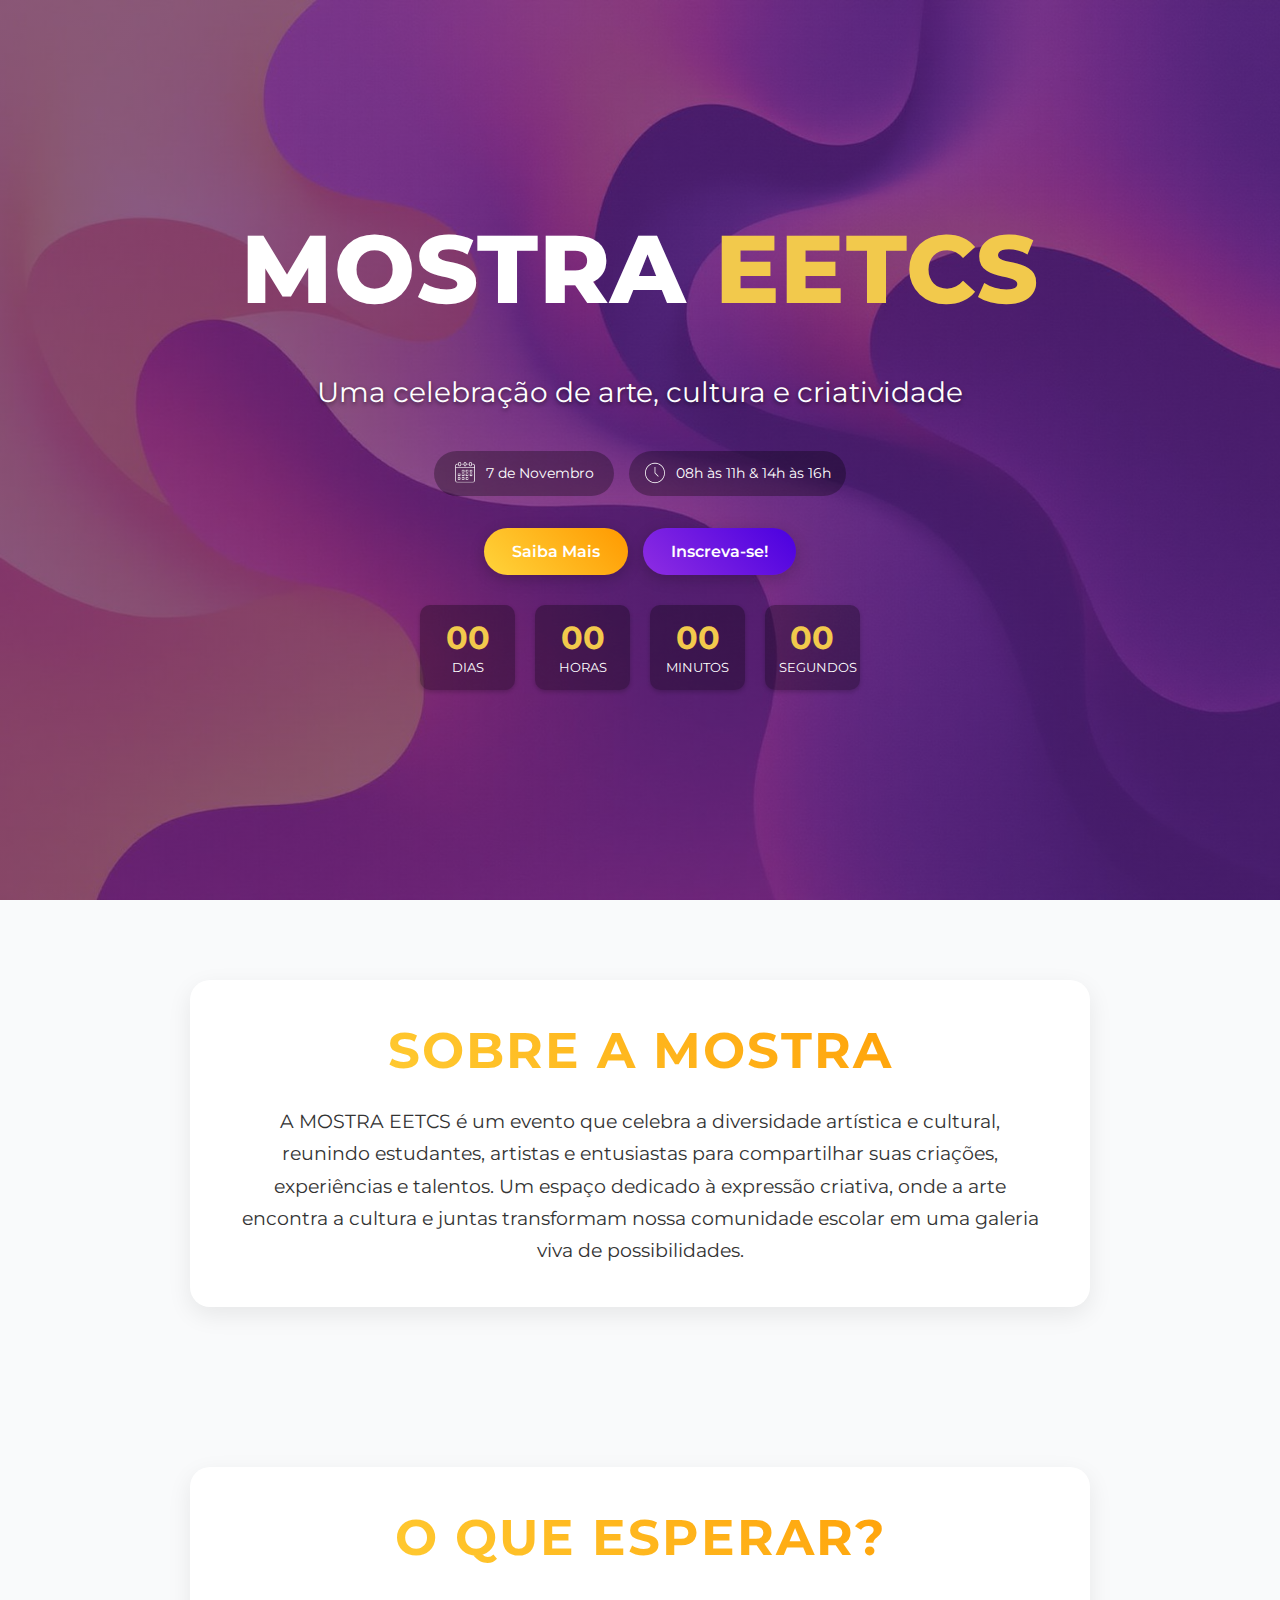
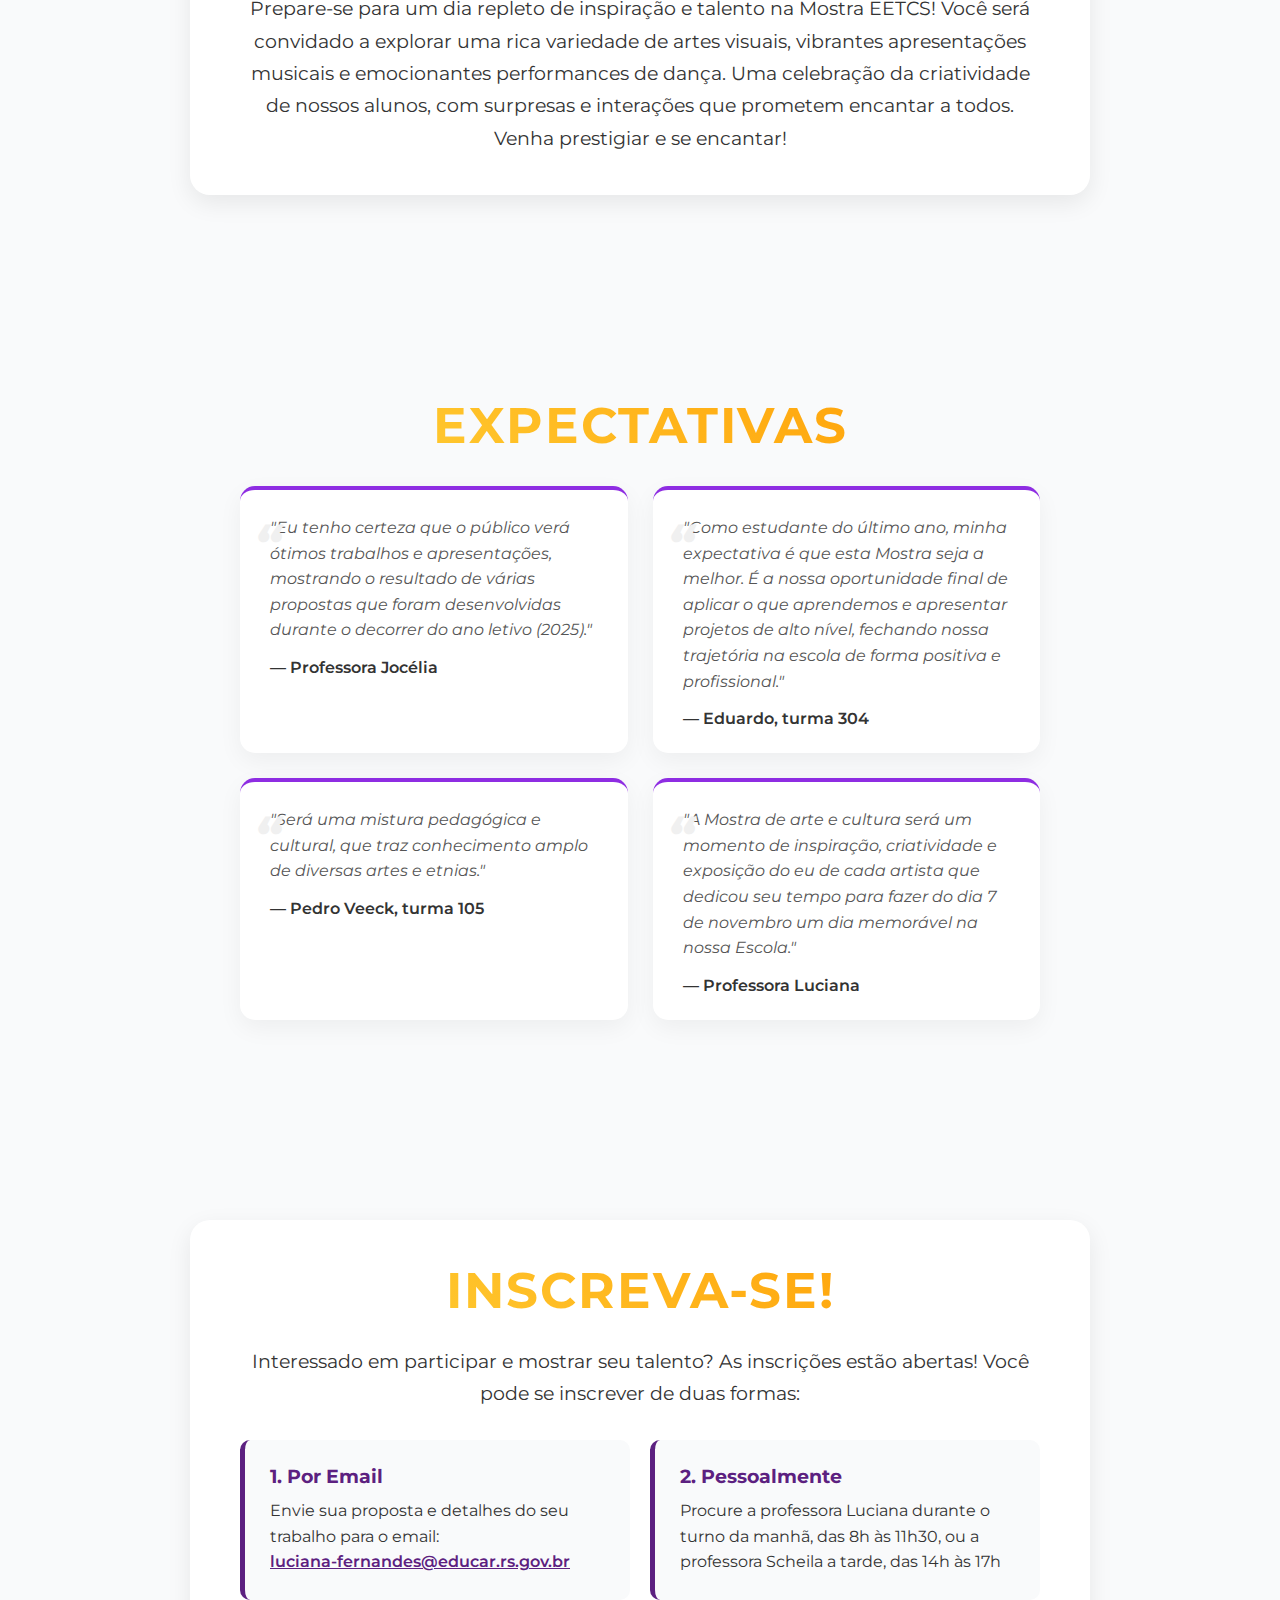
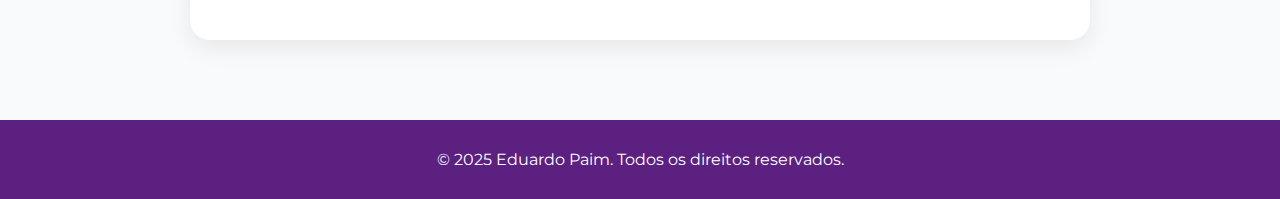
<file: index.html>
<!DOCTYPE html>
<html lang="pt-br">

<head>
  <meta charset="UTF-8">
  <meta name="viewport" content="width=device-width, initial-scale=1.0">
  <link rel="icon" href="imagens/MOSTRA.png">
  <title>MOSTRA DE ARTE E CULTURA EETCS</title>
  <link rel="stylesheet" href="styles/style.css">
  <link rel="preconnect" href="https://fonts.googleapis.com">
  <link rel="preconnect" href="https://fonts.gstatic.com" crossorigin>
  <link href="https://fonts.googleapis.com/css2?family=Montserrat:wght@400;600;700;800&display=swap" rel="stylesheet">
</head>

<body>
  <section class="fundo-inicio">
    <div class="inicio-content">
      <h1 id="mostra"><span>MOSTRA</span> <span class="eetcs-color">EETCS</span></h1>
      <p id="introducao">Uma celebração de arte, cultura e criatividade</p>

      <div class="info-boxes">
        <div class="info-box">
          <img class="icon-img" src="imagens/icons/icon-calendariobranco.png" alt="calendario">
          <span>7 de Novembro</span>
        </div>
        <div class="info-box">
          <img class="icon-img" src="imagens/icons/icon-relogiobranco.png" alt="relogio">
          <span>08h às 11h & 14h às 16h</span>
        </div>
      </div>

      <div class="container-botoes">
        <a href="#sobre-mostra" class="btn btn-saiba">Saiba Mais</a>
        <a href="#inscreva-se" class="btn btn-inscreva">Inscreva-se!</a>
      </div>

      <div id="countdown-container">
        <div class="countdown-box">
          <span id="countdown-dias">00</span>
          <span class="countdown-label">Dias</span>
        </div>
        <div class="countdown-box">
          <span id="countdown-horas">00</span>
          <span class="countdown-label">Horas</span>
        </div>
        <div class="countdown-box">
          <span id="countdown-minutos">00</span>
          <span class="countdown-label">Minutos</span>
        </div>
        <div class="countdown-box" id="countdown-segundos-box">
          <span id="countdown-segundos">00</span>
          <span class="countdown-label">Segundos</span>
        </div>
      </div>
    </div>
  </section>

  <main>
    <section id="sobre-mostra" class="section-container">
      <div class="section-content">
        <h2 class="section-title">Sobre a Mostra</h2>
        <p class="section-text">A MOSTRA EETCS é um evento que celebra a diversidade artística e cultural, reunindo
          estudantes, artistas e entusiastas para compartilhar suas criações, experiências e talentos. Um espaço
          dedicado à expressão criativa, onde a arte encontra a cultura e juntas transformam nossa comunidade escolar em
          uma galeria viva de possibilidades.</p>
      </div>
    </section>

    <section id="o-que-esperar" class="section-container">
      <div class="section-content">
        <h2 class="section-title">O que esperar?</h2>
        <p class="section-text">Prepare-se para um dia repleto de inspiração e talento na Mostra EETCS! Você será
          convidado a explorar uma rica variedade de artes visuais, vibrantes apresentações musicais e emocionantes
          performances de dança. Uma celebração da criatividade de nossos alunos, com surpresas e interações que
          prometem encantar a todos. Venha prestigiar e se encantar!</p>
      </div>
    </section>

    <section id="expectativas" class="section-container">
      <div class="section-content">
        <h2 class="section-title">Expectativas</h2>

        <div class="avaliacoes-grid">

          <div class="depoimento-card">
            <blockquote>ㅤㅤ"Eu tenho certeza que o público verá ótimos trabalhos e apresentações, mostrando o resultado de várias propostas que foram desenvolvidas durante o decorrer do ano letivo (2025)."</blockquote>
            <cite>— Professora Jocélia</cite>
          </div>

          <div class="depoimento-card">
            <blockquote>ㅤㅤ"Como estudante do último ano, minha expectativa é que esta Mostra seja a melhor. É a nossa
              oportunidade final de aplicar o que aprendemos e apresentar projetos de alto nível, fechando nossa
              trajetória na escola de forma positiva e profissional."</blockquote>
            <cite>— Eduardo, turma 304</cite>
          </div>

          <div class="depoimento-card">
            <blockquote>ㅤㅤ"Será uma mistura pedagógica e cultural, que traz conhecimento amplo de diversas artes e
              etnias."</blockquote>
            <cite>— Pedro Veeck, turma 105</cite>
          </div>

          <div class="depoimento-card">
            <blockquote>ㅤㅤ"A Mostra de arte e cultura será um momento de inspiração, criatividade e exposição do eu de cada artista que dedicou seu tempo para fazer do dia 7 de novembro um dia memorável na nossa Escola."</blockquote>
            <cite>— Professora Luciana</cite>
          </div>

        </div>
      </div>
    </section>

    <section id="inscreva-se" class="section-container">
      <div class="section-content">
        <h2 class="section-title">Inscreva-se!</h2>
        <p class="section-text">
          Interessado em participar e mostrar seu talento? As inscrições estão abertas!
          Você pode se inscrever de duas formas:
        </p>

        <div class="opcoes-inscricao">
          <div class="opcao">
            <h3>1. Por Email</h3>
            <p>Envie sua proposta e detalhes do seu trabalho para o email:<br>
              <a href="mailto:luciana-fernandes@educar.rs.gov.br?subject=Inscrição%20Mostra%20EETCS" class="link-inscricao">luciana-fernandes@educar.rs.gov.br</a>
            </p>
          </div>
          <div class="opcao">
            <h3>2. Pessoalmente</h3>
            <p>Procure a professora Luciana durante o turno da manhã, das 8h às 11h30, ou a professora Scheila a tarde, das 14h às 17h</p>
          </div>
        </div>

      </div>
    </section>

  </main>

  <footer class="main-footer">
    <div class="footer-content">
      <p class="footer-info">© 2025 Eduardo Paim. Todos os direitos reservados.</p>
    </div>
  </footer>

  <script>

    const dataAlvo = new Date(2025, 10, 7, 8, 0, 0).getTime();


    const x = setInterval(function() {


      const agora = new Date().getTime();


      const distancia = dataAlvo - agora;


      const dias = Math.floor(distancia / (1000 * 60 * 60 * 24));
      const horas = Math.floor((distancia % (1000 * 60 * 60 * 24)) / (1000 * 60 * 60));
      const minutos = Math.floor((distancia % (1000 * 60 * 60)) / (1000 * 60));
      const segundos = Math.floor((distancia % (1000 * 60)) / 1000);


      const diasStr = dias < 10 ? "0" + dias : dias;
      const horasStr = horas < 10 ? "0" + horas : horas;
      const minutosStr = minutos < 10 ? "0" + minutos : minutos;
      const segundosStr = segundos < 10 ? "0" + segundos : segundos;


      const elDias = document.getElementById("countdown-dias");
      const elHoras = document.getElementById("countdown-horas");
      const elMinutos = document.getElementById("countdown-minutos");
      const elSegundos = document.getElementById("countdown-segundos");

      if (elDias && elHoras && elMinutos && elSegundos) {
          elDias.innerHTML = diasStr;
          elHoras.innerHTML = horasStr;
          elMinutos.innerHTML = minutosStr;
          elSegundos.innerHTML = segundosStr;
      }


      if (distancia < 0) {
        clearInterval(x); // Para o relógio
        // Substitui o relógio pela mensagem de "Já começou!"
        const container = document.getElementById("countdown-container");
        if(container) {
          container.innerHTML = "<h2 class='evento-acontecendo'>A MOSTRA JÁ COMEÇOU!</h2>";
        }
      }
    }, 1000); // Isso faz a função rodar a cada 1 segundo
  </script>
</body>

</html>
</file>
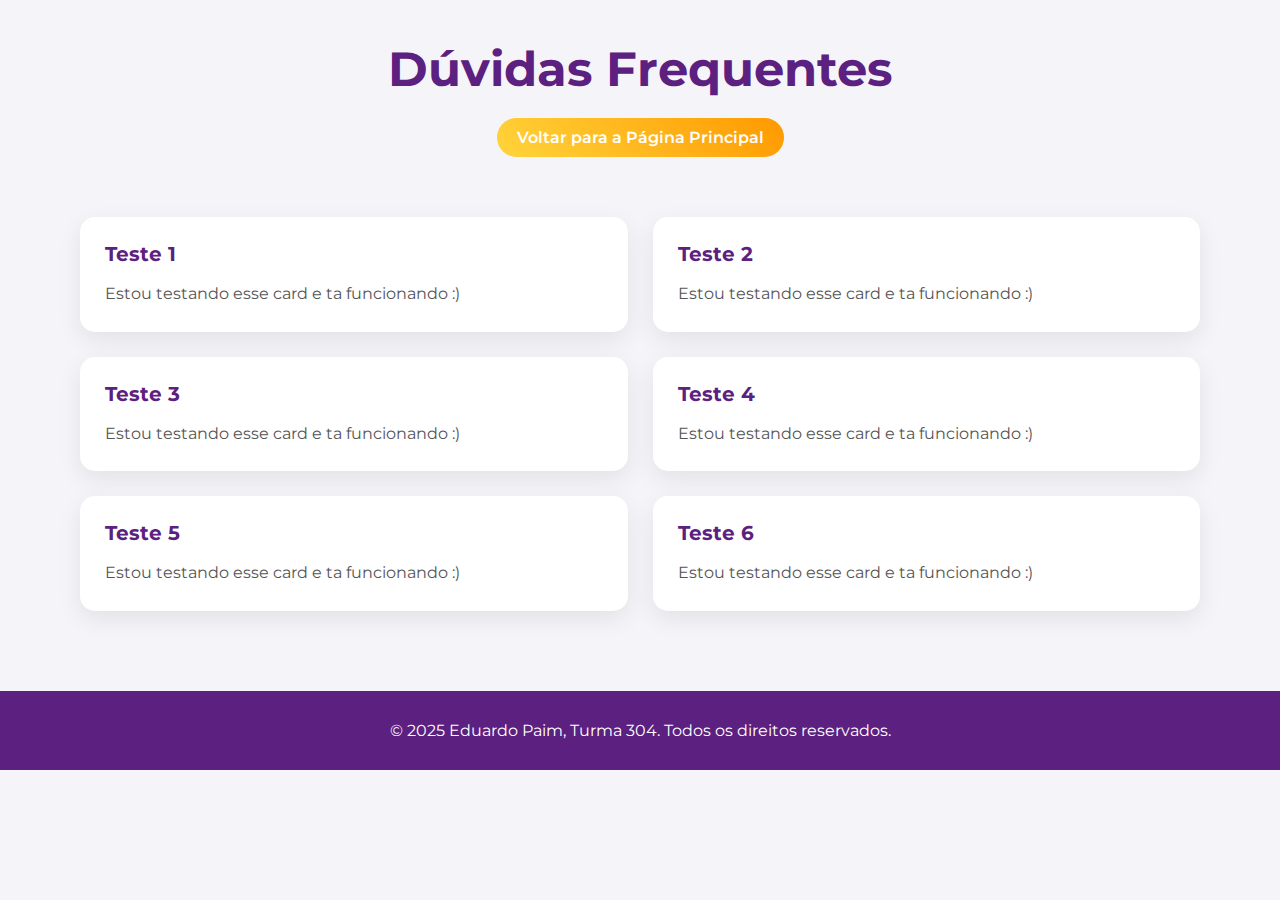
<file: faq.html>
<!DOCTYPE html>
<html lang="pt-br">

<head>
    <meta charset="UTF-8">
    <meta name="viewport" content="width=device-width, initial-scale=1.0">
    <title>Dúvidas Frequentes | MOSTRA EETCS</title>
    <link rel="stylesheet" href="styles/faq.css">
    <link rel="preconnect" href="https://fonts.googleapis.com">
    <link rel="preconnect" href="https://fonts.gstatic" crossorigin>
    <link href="https://fonts.googleapis.com/css2?family=Montserrat:wght@400;600;700;800&display=swap" rel="stylesheet">
</head>

<body>

    <header class="page-header">
        <h1>Dúvidas Frequentes</h1>
        <a href="index.html" class="btn-voltar"> Voltar para a Página Principal</a>
    </header>

    <main class="faq-container">

        <div class="faq-card">
            <h2 class="faq-question">Teste 1</h2>
            <p class="faq-answer">Estou testando esse card e ta funcionando :)</p>
        </div>

        <div class="faq-card">
            <h2 class="faq-question">Teste 2</h2>
            <p class="faq-answer">Estou testando esse card e ta funcionando :)</p>
        </div>

        <div class="faq-card">
            <h2 class="faq-question">Teste 3</h2>
            <p class="faq-answer">Estou testando esse card e ta funcionando :)</p>
        </div>

        <div class="faq-card">
            <h2 class="faq-question">Teste 4</h2>
            <p class="faq-answer">Estou testando esse card e ta funcionando :)</p>
        </div>

        <div class="faq-card">
            <h2 class="faq-question">Teste 5</h2>
            <p class="faq-answer">Estou testando esse card e ta funcionando :)</p>
        </div>

        <div class="faq-card">
            <h2 class="faq-question">Teste 6</h2>
            <p class="faq-answer">Estou testando esse card e ta funcionando :)</p>
        </div>

    </main>

    <footer class="main-footer">
        <div class="footer-content">
            <p class="footer-info">© 2025 Eduardo Paim, Turma 304. Todos os direitos reservados.</p>
        </div>
    </footer>

</body>

</html>
</file>
<file: styles/faq.css>
/* === ESTILOS GLOBAIS PARA A PÁGINA DE FAQ === */
* {
    margin: 0;
    padding: 0;
    box-sizing: border-box;
}

body {
    font-family: 'Montserrat', sans-serif;
    background-color: #f4f4f9;
    color: #333;
}

/* === CABEÇALHO DA PÁGINA === */
.page-header {
    text-align: center;
    padding: 40px 20px 20px 20px;
}

.page-header h1 {
    font-size: clamp(2rem, 8vw, 3rem);
    color: #5c2080;
    margin-bottom: 20px;
}

.btn-voltar {
    display: inline-block;
    background: linear-gradient(45deg, #FFD43B, #FF9900);
    color: #fff;
    padding: 10px 20px;
    border-radius: 25px;
    text-decoration: none;
    font-weight: 600;
    transition: transform 0.3s ease, box-shadow 0.3s ease;
}

.btn-voltar:hover {
    transform: scale(1.05);
    box-shadow: 0 4px 15px rgba(0, 0, 0, 0.2);
}

/* === CONTAINER DOS CARDS === */
.faq-container {
    display: flex;
    flex-direction: column;
    gap: 20px;
    padding: 20px;
    max-width: 1200px;
    margin: 0 auto;
}

/* === ESTILO DOS CARDS INDIVIDUAIS === */
.faq-card {
    background-color: #ffffff;
    border-radius: 15px;
    padding: 25px;
    box-shadow: 0 8px 25px rgba(0, 0, 0, 0.08);
    transition: transform 0.3s ease, box-shadow 0.3s ease;
}

.faq-card:hover {
    transform: translateY(-5px);
    box-shadow: 0 12px 30px rgba(0, 0, 0, 0.1);
}

.faq-question {
    color: #5c2080;
    font-size: 1.25rem;
    margin-bottom: 15px;
}

.faq-answer {
    font-size: 1rem;
    line-height: 1.6;
    color: #555;
}

/* === RESPONSIVIDADE PARA TELAS MAIORES === */
@media (min-width: 768px) {
    .faq-container {
        display: grid;
        grid-template-columns: 1fr 1fr;
        gap: 25px;
        padding: 40px;
    }
}

/* === RODAPÉ DA PÁGINA FAQ === */
.main-footer {
    background-color: #5c2080;
    color: #ffffff;
    padding: 30px 20px;
    font-size: 0.9rem;
    margin-top: 40px;
    /* As 4 linhas extras que forçavam a largura foram removidas daqui */
}

.footer-content {
    max-width: 1200px;
    margin: 0 auto;
    text-align: center;
}

.footer-info {
    font-weight: 400;
    font-size: clamp(0.8125rem, 3vw, 1rem);
}
</file>
<file: styles/style.css>
/* === ESTILOS GLOBAIS E RESET === */
html {
    scroll-behavior: smooth;
}

* {
    margin: 0;
    padding: 0;
    box-sizing: border-box;
    font-family: 'Montserrat', sans-serif;
}

body {
    background-color: #f9fafb; /* Fundo padrão para o corpo */
}

/* === SEÇÃO DE INÍCIO === */
.fundo-inicio {
    width: 100%;
    min-height: 100vh;
    display: flex;
    align-items: center;
    justify-content: center;
    text-align: center;
    padding: 20px;
    color: #ffffff;
    background-image:
        linear-gradient(rgba(92, 32, 128, 0.7), rgba(92, 32, 128, 0.7)),
        url('/imagens/fundo-header.jpg');
    background-size: cover;
    background-position: center;
    background-repeat: no-repeat;
}

#mostra {
    font-weight: 800;
    font-size: clamp(2.5rem, 10vw, 6rem);
    letter-spacing: .6px;
    margin-bottom: 0.5em;
}

.eetcs-color {
    color: #F2C94C;
}

#introducao {
    font-size: clamp(1rem, 4.5vw, 1.75rem);
    text-shadow: 0 2px 4px rgba(0,0,0,0.5);
    margin-bottom: 1.5em;
}

/* Info Boxes (Data e Hora) */
.info-boxes {
    display: flex;
    flex-direction: column;
    align-items: center;
    gap: 15px;
    margin-bottom: 2em;
}

.info-box {
    background-color: rgba(0, 0, 0, 0.3);
    width: 100%;
    max-width: 250px;
    height: 45px;
    display: flex;
    justify-content: center;
    align-items: center;
    border-radius: 25px;
    padding: 0 15px;
    font-size: 0.9rem;
    white-space: nowrap;
}

.icon-img {
    width: 22px;
    height: 22px;
    margin-right: 10px;
}

/* === ÁREA DOS BOTÕES === */
.container-botoes {
    display: flex;
    flex-direction: column;
    align-items: center;
    gap: 15px;
    width: 100%;
}

.btn {
    font-weight: 600;
    font-size: 1rem;
    border: none;
    border-radius: 30px;
    padding: 14px 28px;
    cursor: pointer;
    color: #fff;
    transition: transform 0.3s ease, box-shadow 0.3s ease;
    text-decoration: none;
    width: 100%;
    max-width: 300px;
    text-align: center;
}

.btn-saiba {
    background: linear-gradient(45deg, #FFD43B, #FF9900);
    box-shadow: 0 4px 15px rgba(0, 0, 0, 0.2);
}

.btn-inscreva {
    background: linear-gradient(45deg, #8e2de2, #4a00e0);
    box-shadow: 0 4px 15px rgba(0, 0, 0, 0.2);
}

.btn:hover {
    transform: translateY(-3px);
    box-shadow: 0 6px 20px rgba(0, 0, 0, 0.3);
}

.btn:active {
    transform: translateY(1px);
}

/* === ESTILO DA CONTAGEM REGRESSIVA === */
#countdown-container {
    display: flex;
    flex-wrap: wrap;
    justify-content: center;
    gap: 10px;
    margin: 30px 0 0 0;
}

.countdown-box {
    background: rgba(0, 0, 0, 0.3);
    border-radius: 10px;
    padding: 10px 15px; /* Padding padrão para as caixas */
    width: 95px; /* Largura ajustada */
    text-align: center;
    box-shadow: 0 2px 4px rgba(0,0,0,0.2);
}

.countdown-box span {
    display: block;
}

#countdown-dias,
#countdown-horas,
#countdown-minutos,
#countdown-segundos {
    font-size: 2rem;
    font-weight: 700;
    color: #F2C94C;
    line-height: 1.1;
}

.countdown-label {
    font-size: 0.8rem;
    color: #ffffff;
    text-transform: uppercase;
    margin-top: 5px;
}

/* AJUSTE FINO VISUAL PARA A CAIXA "SEGUNDOS" (Mobile) */
#countdown-segundos-box {
  padding-left: 14px;
  padding-right: 16px;
  /* Mantém o padding vertical igual aos outros */
  padding-top: 10px;
  padding-bottom: 10px;
}

.evento-acontecendo {
    margin-top: 30px;
    color: #F2C94C;
    font-size: 1.5rem;
    font-weight: 600;
    text-shadow: 0 2px 4px rgba(0,0,0,0.5);
}

/* === SEÇÕES DE CONTEÚDO === */
.section-container {
    display: flex;
    justify-content: center;
    padding: 60px 20px;
    background-color: #f9fafb;
}

.section-content {
    max-width: 900px;
    width: 100%;
    text-align: center;
    background: #ffffff;
    padding: 30px 25px;
    border-radius: 20px;
    box-shadow: 0 8px 25px rgba(0, 0, 0, 0.08);
    transition: transform 0.3s ease, box-shadow 0.3s ease;
}

.section-content:hover {
    transform: translateY(-5px);
    box-shadow: 0 12px 30px rgba(0, 0, 0, 0.1);
}

#expectativas .section-content {
    background: none;
    box-shadow: none;
}

#expectativas .section-content:hover {
    transform: none;
    box-shadow: none;
}

.section-title {
    font-size: clamp(2rem, 8vw, 3.125rem);
    font-weight: 700;
    background: linear-gradient(45deg, #FFD43B, #FF9900);
    -webkit-background-clip: text;
    -webkit-text-fill-color: transparent;
    margin-bottom: 25px;
    text-transform: uppercase;
    letter-spacing: 2px;
}

.section-text {
    font-size: clamp(1rem, 4vw, 1.1875rem);
    line-height: 1.7;
    color: #333;
}

.avaliacoes-grid {
    display: flex;
    flex-direction: column;
    gap: 20px;
    margin-top: 30px;
}

.depoimento-card {
    background: #ffffff;
    border-radius: 15px;
    padding: 25px 30px;
    box-shadow: 0 8px 25px rgba(0, 0, 0, 0.05);
    text-align: left;
    transition: transform 0.3s ease;
    border-top: 4px solid #8e2de2;
}

.depoimento-card:hover {
    transform: translateY(-5px);
}

.depoimento-card blockquote {
    font-size: 1rem;
    line-height: 1.6;
    color: #555;
    font-style: italic;
    position: relative;
    margin-bottom: 15px;
}

.depoimento-card blockquote::before {
    content: '“';
    position: absolute;
    left: -15px;
    top: -10px;
    font-size: 3rem;
    color: #f0f0f0;
    font-weight: 800;
    z-index: 0;
}

.depoimento-card cite {
    font-weight: 600;
    color: #333;
    font-style: normal;
}

.opcoes-inscricao {
    margin-top: 30px;
    display: flex;
    flex-direction: column;
    gap: 20px;
}

.opcoes-inscricao .opcao {
    background-color: #f9fafb;
    padding: 25px;
    border-radius: 10px;
    border-left: 5px solid #5c2080;
    text-align: left;
}

.opcoes-inscricao .opcao h3 {
    font-weight: 700;
    color: #5c2080;
    margin-bottom: 10px;
}

.opcoes-inscricao .opcao p {
    line-height: 1.6;
    color: #333;
}

.link-inscricao {
    color: #5c2080;
    font-weight: 600;
    text-decoration: underline;
}

.link-inscricao:hover {
    color: #8e2de2;
}

/* === FOOTER === */
.main-footer {
    background-color: #5c2080;
    color: #ffffff;
    padding: 30px 20px;
    font-size: 0.9rem;
}

.footer-content {
    max-width: 1200px;
    margin: 0 auto;
    display: flex;
    align-items: center;
    flex-direction: column;
    gap: 20px;
}

.footer-info {
    text-align: center;
    font-weight: 400;
    font-size: clamp(0.8125rem, 3vw, 1rem);
}

/* ======================================================= */
/* MEDIA QUERY: Ajustes para telas maiores (Tablet/Desktop)*/
/* ======================================================= */

@media (min-width: 768px) {
    .info-boxes {
        flex-direction: row;
        justify-content: center;
    }

    .info-box {
        width: 180px;
        max-width: none;
    }

    .info-box:last-child {
        width: auto;
    }

    .container-botoes {
        flex-direction: row;
        justify-content: center;
        width: auto;
    }

    .btn {
        width: auto;
    }

    #countdown-container {
        gap: 20px;
    }

    .countdown-box {
        padding: 15px; /* Ajusta o padding vertical para telas maiores */
        /* width: 95px já está definido na regra principal */
    }

    /* Ajuste fino para desktop (SEGUNDOS) */
    #countdown-segundos-box {
        padding-left: 14px; /* Ajuste específico */
        padding-right: 16px; /* Ajuste específico */
        padding-top: 15px;    /* Mantém o padding vertical do desktop */
        padding-bottom: 15px; /* Mantém o padding vertical do desktop */
    }


    .section-container {
        padding: 80px 40px;
    }

    .section-content {
        padding: 40px 50px;
    }

    .footer-content {
        position: relative;
        justify-content: center;
    }

    .footer-info {
        text-align: center;
    }

    .avaliacoes-grid {
        display: grid;
        grid-template-columns: repeat(auto-fit, minmax(280px, 1fr));
        gap: 25px;
    }

    .opcoes-inscricao {
        flex-direction: row;
    }

    .opcoes-inscricao .opcao {
        flex: 1;
    }
}
</file>
